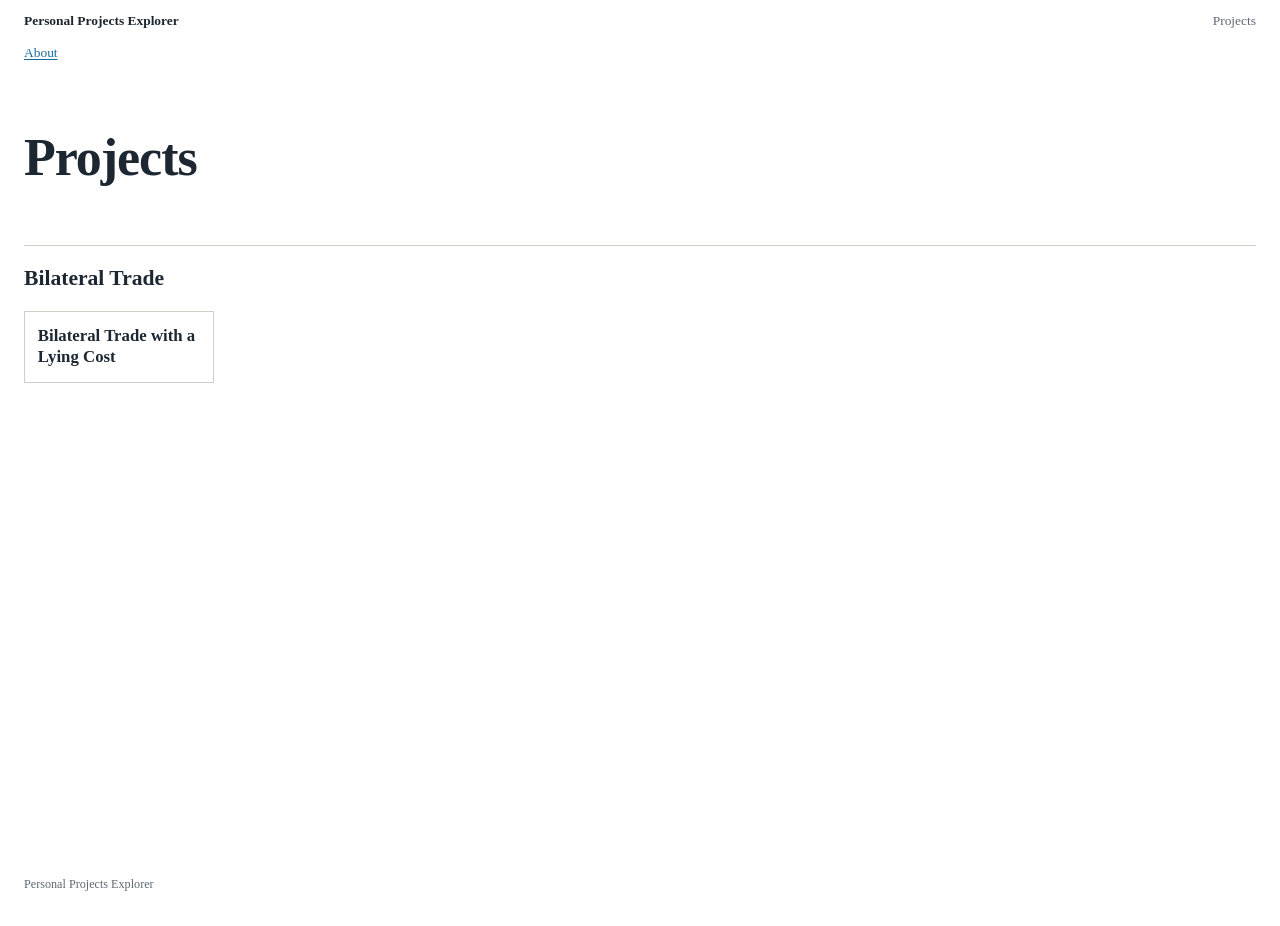
<file: index.html>
<!doctype html>
<html lang="en">
<head>
  <meta charset="utf-8">
  <meta name="viewport" content="width=device-width, initial-scale=1">
  <meta name="description" content="Personal Projects Explorer: interactive economics research.">
  <title>Projects | Personal Projects Explorer</title>
  <link rel="stylesheet" href="styles.css">
</head>
<body class="catalog-page">
  <a class="skip-link" href="#module-catalog">Skip to projects</a>
  <header class="site-header"><div class="page-width header-content">
    <div class="header-navigation"><a class="wordmark" href="index.html">Personal Projects Explorer</a><a class="header-link" href="about.html">About</a></div>
    <span>Projects</span>
  </div></header>
  <main id="module-catalog" class="page-width catalog-main">
    <header class="catalog-heading"><h1>Projects</h1></header>
    <section class="module-category" aria-labelledby="trade-title">
      <h2 id="trade-title">Bilateral Trade</h2>
      <ul class="module-row"><li><a class="module-tile module-link" href="bilateral-trade/lying-cost/index.html"><span class="module-title">Bilateral Trade with a Lying Cost</span></a></li></ul>
    </section>
  </main>
  <footer class="site-footer"><div class="page-width">Personal Projects Explorer</div></footer>
</body>
</html>
</file>
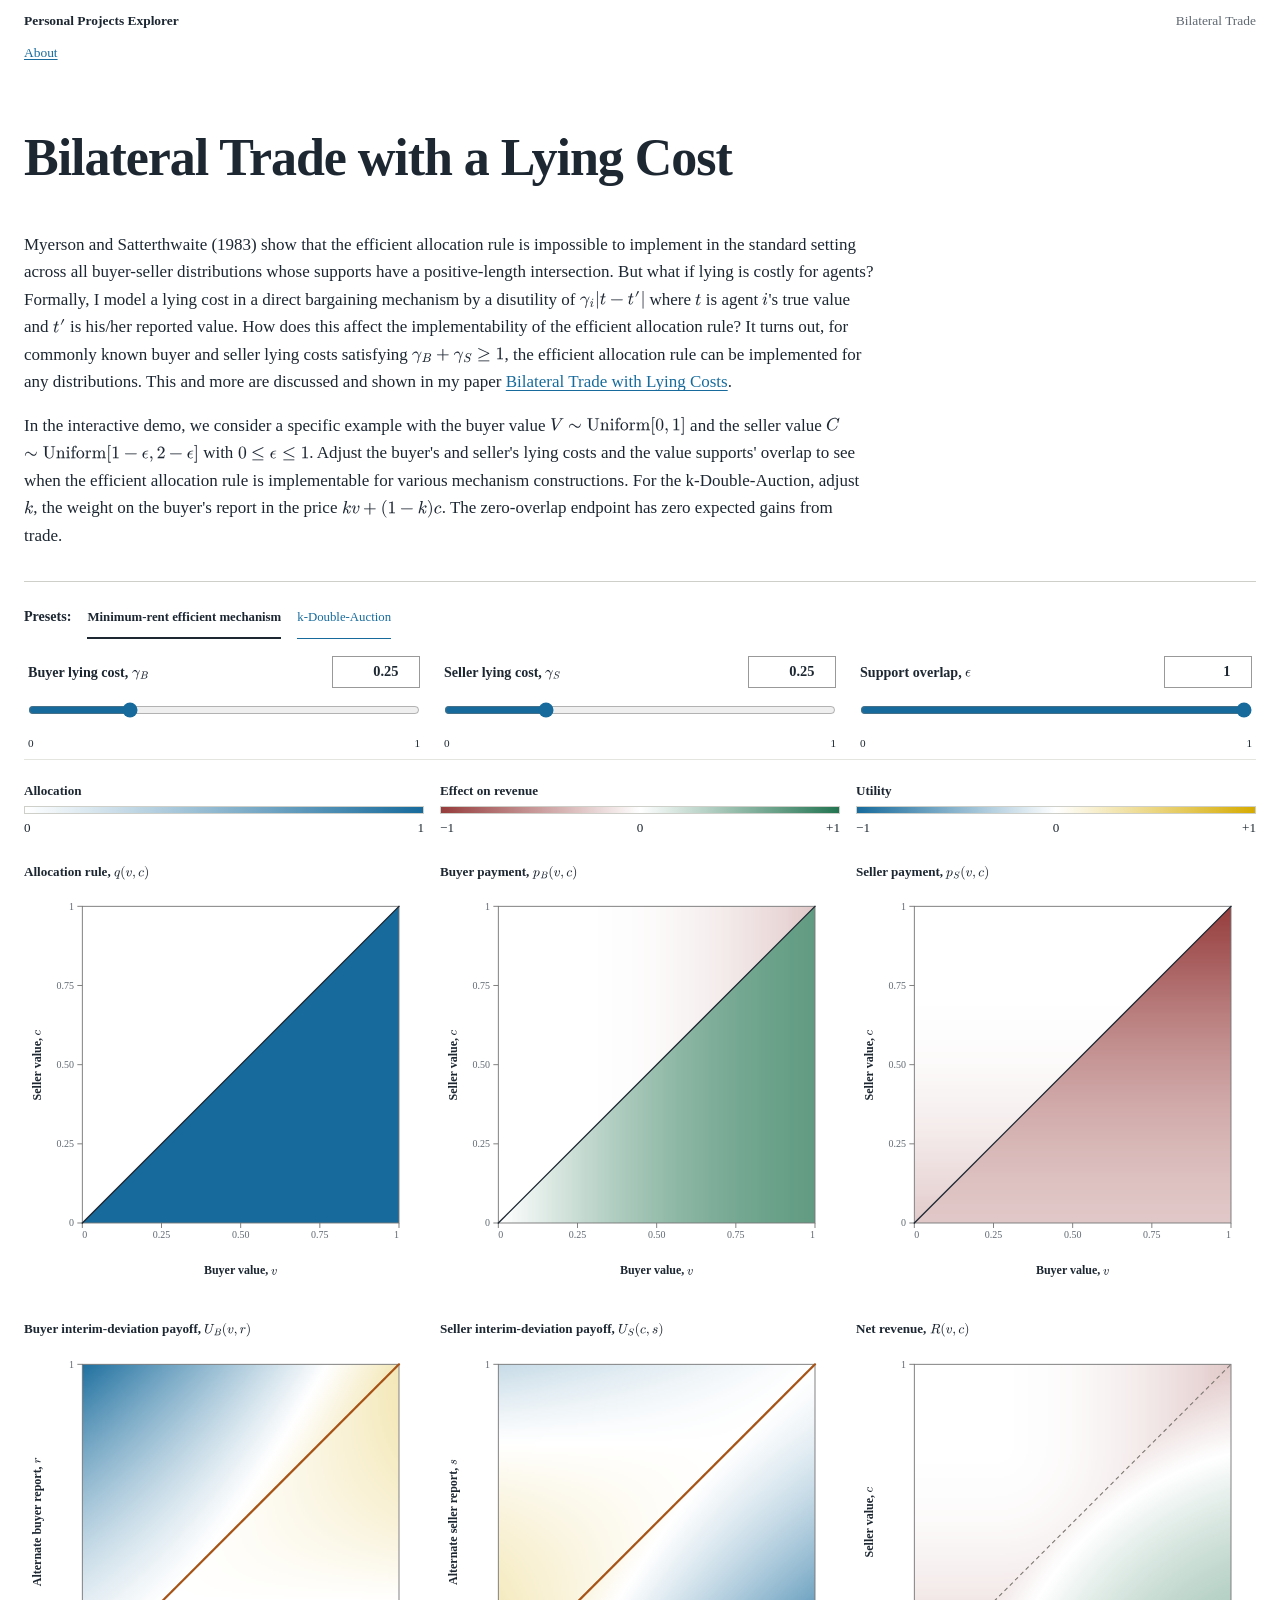
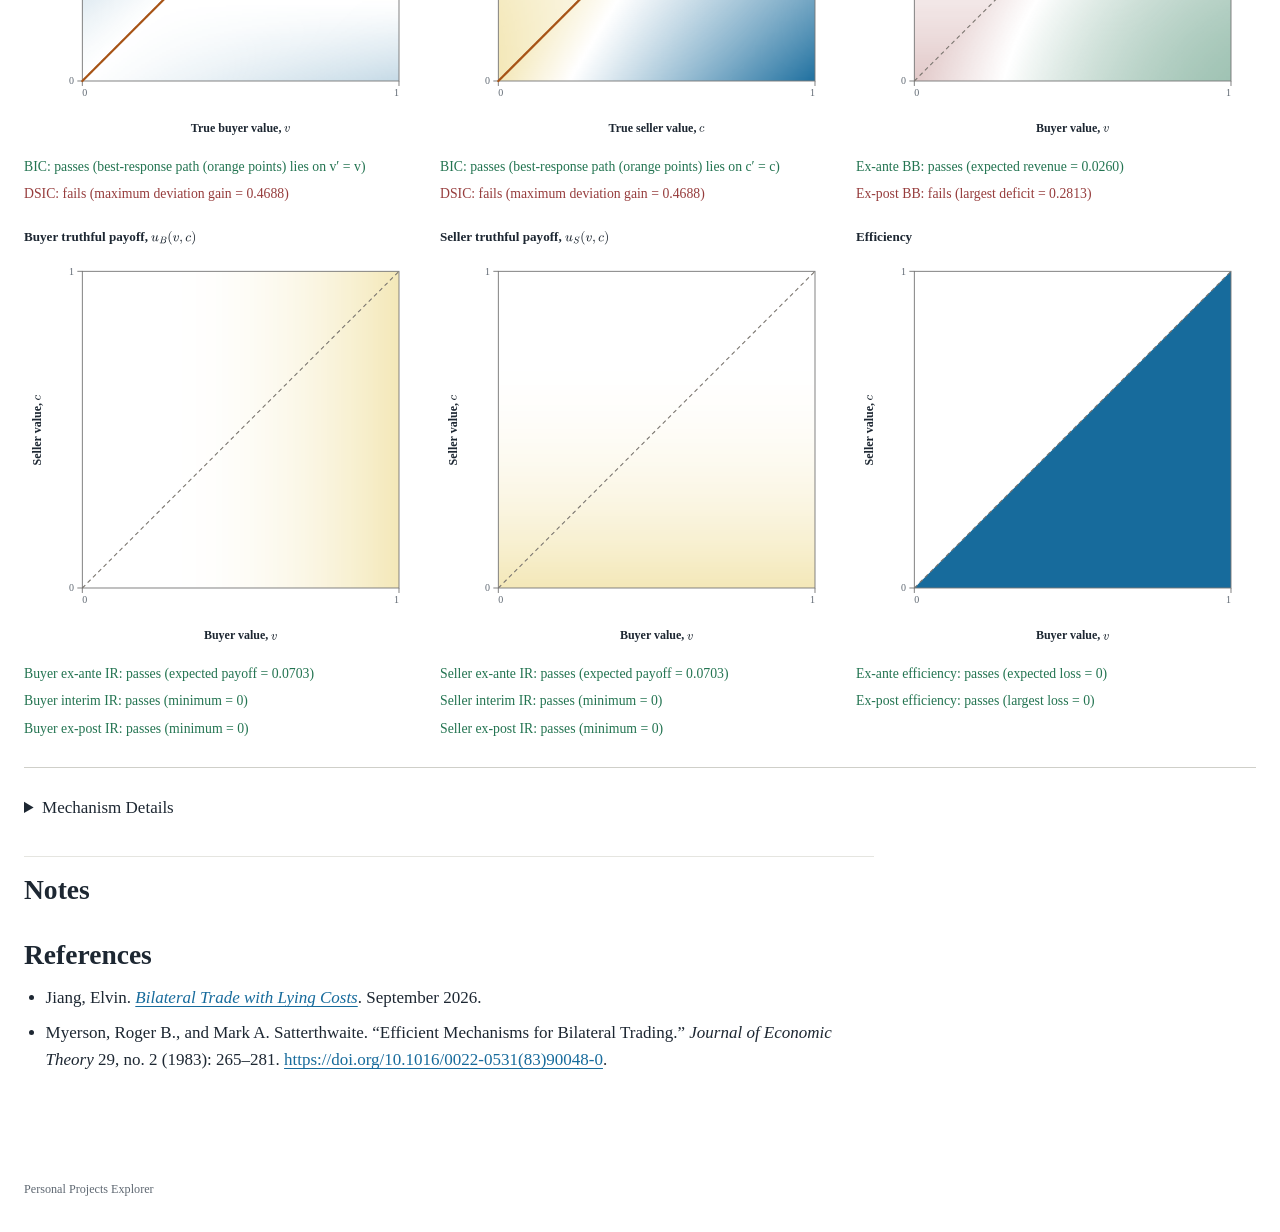
<file: bilateral-trade/lying-cost/index.html>
<!doctype html>
<html lang="en">
<head>
  <meta charset="utf-8"><meta name="viewport" content="width=device-width, initial-scale=1">
  <meta name="description" content="Bilateral Trade with a Lying Cost: asymmetric lying costs, support overlap, and the k-Double-Auction.">
  <title>Bilateral Trade with a Lying Cost | Personal Projects Explorer</title>
  <link rel="stylesheet" href="../../styles.css"><link rel="stylesheet" href="../../css/trade-demo.css"><link rel="stylesheet" href="module.css">
  <script defer src="../../js/components.js"></script>
  <script defer src="../../js/mathjax-config.js"></script>
  <script defer src="../../assets/mathjax/tex-svg.js"></script>
  <script defer src="../../js/mathjax-runtime.js"></script>
  <script defer src="../../js/math-utils.js"></script>
  <script defer src="../../js/svg-utils.js"></script>
  <script defer src="../../js/chart-viewport.js"></script>
  <script defer src="../../js/bilateral-trade-visuals.js"></script>
  <script defer src="../../js/trade-demo-style.js"></script>
  <script defer src="model.js"></script><script defer src="charts.js"></script><script defer src="app.js"></script>
</head>
<body>
  <a class="skip-link" href="#main-content">Skip to main content</a>
  <header class="site-header"><page-header home="../../index.html" category="Bilateral Trade"></page-header></header>
  <main id="main-content" class="page-width">
    <section class="introduction" aria-labelledby="page-title">
      <h1 id="page-title">Bilateral Trade with a Lying Cost</h1>
      <p>
        Myerson and Satterthwaite (1983) show that the efficient allocation rule
        is impossible to implement in the standard setting across all
        buyer-seller distributions whose supports have a positive-length intersection. But
        what if lying is costly for agents? Formally, I model a lying cost in
        a direct bargaining mechanism by a disutility of
        \(\gamma_i\lvert t-t'\rvert\) where \(t\) is agent \(i\)'s true value and
        \(t'\) is his/her reported value. How does this affect the
        implementability of the efficient allocation rule? It turns out, for
        commonly known buyer and seller lying costs satisfying \(\gamma_B+\gamma_S\geq 1\), the efficient
        allocation rule can be implemented for any distributions. This and
        more are discussed and shown in my paper
        <a href="../../assets/papers/Bilateral_Trade_with_Lying_Costs.pdf">Bilateral Trade with Lying Costs</a>.
      </p>
      <p>
        In the interactive demo, we consider a specific example with the buyer
        value \(V\sim\operatorname{Uniform}[0,1]\) and the seller value
        \(C\sim\operatorname{Uniform}[1-\epsilon,2-\epsilon]\) with
        \(0\leq\epsilon\leq 1\). Adjust the buyer's and seller's lying costs and the value
        supports' overlap to see when the efficient allocation rule is
        implementable for various mechanism constructions. For the k-Double-Auction,
        adjust \(k\), the weight on the buyer's report in the price \(kv+(1-k)c\).
        The zero-overlap endpoint has zero expected gains from trade.
      </p>
    </section>
    <section id="lying-cost-explorable" class="explorable explorable-divider" aria-label="Lying-cost mechanism preset">
      <aside class="sandbox-toolbar parameter-presets" aria-label="Mechanism presets">
        <div id="preset-buttons" class="preset-buttons" role="group" aria-labelledby="preset-buttons-label">
          <span id="preset-buttons-label" class="preset-buttons-label">Presets:</span>
        </div>
      </aside>
      <aside class="sticky-parameter-bar" aria-label="Mechanism parameters">
        <div class="sandbox-action-row">
          <div class="range-group sandbox-parameter-control">
            <div class="range-label-row">
              <label id="gammaB-label" for="gammaB-slider">Buyer lying cost, \(\gamma_B\)</label>
              <input id="gammaB-number" class="range-number-input" type="number" min="0" max="1" step="any" value="0.25" inputmode="decimal" aria-labelledby="gammaB-label" aria-describedby="input-error">
            </div>
            <input id="gammaB-slider" class="slider-220" type="range" min="0" max="1" step="0.01" value="0.25" aria-labelledby="gammaB-label">
            <div class="range-endpoints slider-220" aria-hidden="true"><span>0</span><span>1</span></div>
          </div>
          <div class="range-group sandbox-parameter-control">
            <div class="range-label-row">
              <label id="gammaS-label" for="gammaS-slider">Seller lying cost, \(\gamma_S\)</label>
              <input id="gammaS-number" class="range-number-input" type="number" min="0" max="1" step="any" value="0.25" inputmode="decimal" aria-labelledby="gammaS-label" aria-describedby="input-error">
            </div>
            <input id="gammaS-slider" class="slider-220" type="range" min="0" max="1" step="0.01" value="0.25" aria-labelledby="gammaS-label">
            <div class="range-endpoints slider-220" aria-hidden="true"><span>0</span><span>1</span></div>
          </div>
          <div class="range-group sandbox-parameter-control">
            <div class="range-label-row">
              <label id="epsilon-label" for="epsilon-slider">Support overlap, \(\epsilon\)</label>
              <input id="epsilon-number" class="range-number-input" type="number" min="0" max="1" step="any" value="1" inputmode="decimal" aria-labelledby="epsilon-label" aria-describedby="input-error">
            </div>
            <input id="epsilon-slider" class="slider-220" type="range" min="0" max="1" step="0.01" value="1" aria-labelledby="epsilon-label">
            <div class="range-endpoints slider-220" aria-hidden="true"><span>0</span><span>1</span></div>
          </div>
          <div class="range-group sandbox-parameter-control" id="k-control" hidden>
            <div class="range-label-row">
              <label id="k-label" for="k-slider">Buyer-report weight, \(k\)</label>
              <input id="k-number" class="range-number-input" type="number" min="0" max="1" step="any" value="0.5" inputmode="decimal" aria-labelledby="k-label" aria-describedby="input-error">
            </div>
            <input id="k-slider" class="slider-220" type="range" min="0" max="1" step="0.01" value="0.5" aria-labelledby="k-label">
            <div class="range-endpoints slider-220" aria-hidden="true"><span>0</span><span>1</span></div>
          </div>
        </div>
        <p id="input-error" class="control-status" role="alert"></p>
      </aside>
      <div class="color-legends" role="group" aria-label="Plot color scales">
        <div class="color-legend"><span class="color-legend-title">Allocation</span><span class="color-scale-bar allocation-gradient"></span><div class="color-scale-ticks"><span>0</span><span>1</span></div></div>
        <div class="color-legend"><span class="color-legend-title">Effect on revenue</span><span class="color-scale-bar payment-gradient"></span><div class="color-scale-ticks"><span>−1</span><span>0</span><span>+1</span></div></div>
        <div class="color-legend"><span class="color-legend-title">Utility</span><span class="color-scale-bar utility-gradient"></span><div class="color-scale-ticks"><span>−1</span><span>0</span><span>+1</span></div></div>
      </div>
      <div id="surfaces" class="surface-editor-grid" aria-label="Allocation and payment rules"></div>
      <div id="diagnostics" class="diagnostic-panel-grid sandbox-diagnostic-grid" aria-label="Mechanism diagnostics"></div>
      <p id="probe-help" class="sr-only">Move the pointer over a plot or focus it and use arrow keys to inspect values. Shift and arrow keys move in larger steps. Home and End select the horizontal endpoints. Escape hides the probe. Plots are read-only.</p>
      <p id="live-status" class="sr-only" role="status" aria-live="polite"></p>
      <p id="probe-announcement" class="sr-only" aria-live="polite"></p>
    </section>
    <details class="derivation mechanism-details" aria-labelledby="mechanism-details-title">
      <summary id="mechanism-details-title">Mechanism Details</summary>
      <div
        class="mechanism-details-table-region"
        role="region"
        aria-labelledby="mechanism-details-title"
        tabindex="0"
      >
        <table class="mechanism-details-table">
          <thead>
            <tr>
              <th scope="col">Mechanism</th>
              <th scope="col">Allocation rule</th>
              <th scope="col">Buyer's payment rule</th>
              <th scope="col">Seller's payment rule</th>
            </tr>
          </thead>
          <tbody>
            <tr>
              <th scope="row">Minimum-rent efficient mechanism</th>
              <td>\(\mathbb{1}(v\geq c)\)</td>
              <td>\(v q(v,c)-\frac{1}{2}\max\{v-1+\epsilon-\gamma_B,0\}^{2}\)</td>
              <td>\(c q(v,c)+\frac{1}{2}\max\{1-c-\gamma_S,0\}^{2}\)</td>
            </tr>
            <tr>
              <th scope="row">k-Double-Auction</th>
              <td>\(\mathbb{1}(v\geq c)\)</td>
              <td>\([kv+(1-k)c]q(v,c)\)</td>
              <td>\([kv+(1-k)c]q(v,c)\)</td>
            </tr>
          </tbody>
        </table>
      </div>
    </details>
    <section class="notes" aria-labelledby="notes-title">
      <h2 id="notes-title">Notes</h2>
      <!-- Notes reserved for the author. -->
    </section>
    <section class="references" aria-labelledby="references-title">
      <h2 id="references-title">References</h2>
      <ul class="reference-list">
        <li>
          Jiang, Elvin. <cite><a href="../../assets/papers/Bilateral_Trade_with_Lying_Costs.pdf">Bilateral Trade with Lying Costs</a></cite>.
          September 2026.
        </li>
        <li>
          Myerson, Roger B., and Mark A. Satterthwaite. “Efficient Mechanisms
          for Bilateral Trading.” <em>Journal of Economic Theory</em> 29, no. 2
          (1983): 265–281.
          <a href="https://doi.org/10.1016/0022-0531(83)90048-0">https://doi.org/10.1016/0022-0531(83)90048-0</a>.
        </li>
      </ul>
    </section>
    <noscript><p>Enable JavaScript to use the interactive module.</p></noscript>
  </main>
  <footer class="site-footer"><page-footer></page-footer></footer>
</body>
</html>
</file>
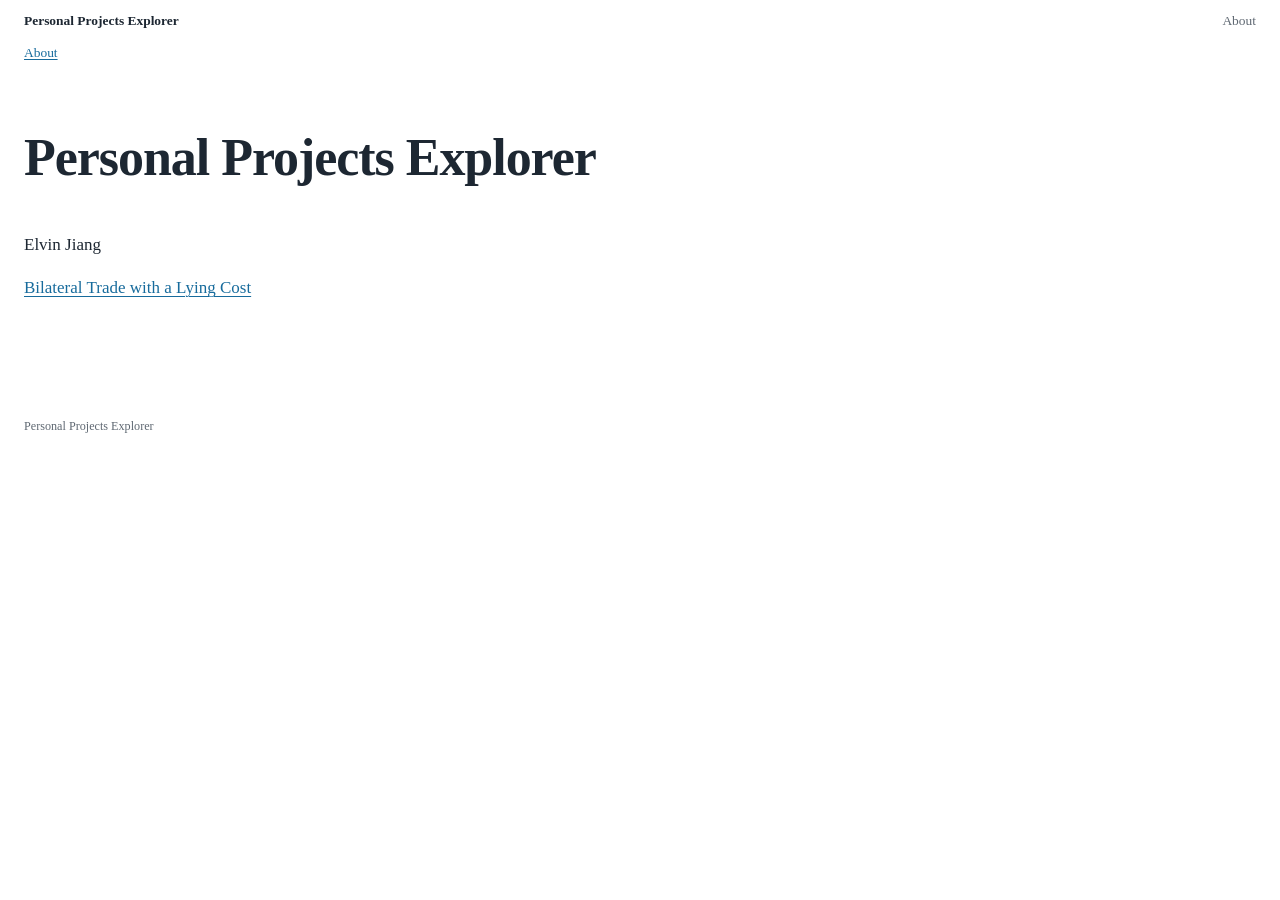
<file: about.html>
<!doctype html>
<html lang="en">
<head>
  <meta charset="utf-8"><meta name="viewport" content="width=device-width, initial-scale=1">
  <title>About | Personal Projects Explorer</title><link rel="stylesheet" href="styles.css">
</head>
<body>
  <a class="skip-link" href="#main-content">Skip to main content</a>
  <header class="site-header"><div class="page-width header-content"><div class="header-navigation"><a class="wordmark" href="index.html">Personal Projects Explorer</a><a class="header-link" href="about.html" aria-current="page">About</a></div><span>About</span></div></header>
  <main id="main-content" class="page-width"><section class="introduction"><h1>Personal Projects Explorer</h1><p>Elvin Jiang</p><p><a href="bilateral-trade/lying-cost/index.html">Bilateral Trade with a Lying Cost</a></p><!-- Author's project introduction belongs here; see docs/website.md. --></section></main>
  <footer class="site-footer"><div class="page-width">Personal Projects Explorer</div></footer>
</body>
</html>
</file>
<file: styles.css>
/* Shared order follows Mechanism Design Explorer. */
@import url("css/theme.css");
@import url("css/base.css");
@import url("css/controls.css");
@import url("css/lesson.css");
@import url("css/trade-charts.css");
@import url("css/responsive.css");
@import url("css/sandbox.css");
</file>
<file: css/trade-demo.css>
.color-legends {
  display: grid;
  grid-template-columns: repeat(3, minmax(0, 1fr));
  gap: 1rem;
  margin: 0 0 1.4rem;
  font-size: 0.82rem;
}

.color-legend { min-width: 0; }
.color-legend-title { display: block; margin-bottom: 0.3rem; font-weight: 700; }
.color-scale-bar { display: block; height: 8px; border: 1px solid var(--line); }
.color-scale-ticks { display: flex; justify-content: space-between; gap: 0.4rem; margin-top: 0.2rem; }
.utility-gradient { background: linear-gradient(to right, rgb(var(--heatmap-blue-rgb)), transparent 50%, rgb(var(--heatmap-yellow-rgb))); }
.payment-gradient { background: linear-gradient(to right, rgb(var(--heatmap-red-rgb)), transparent 50%, rgb(var(--heatmap-green-rgb))); }
.allocation-gradient { background: linear-gradient(to right, transparent, rgb(var(--heatmap-blue-rgb))); }

@media (max-width: 680px) {
  .color-legends { grid-template-columns: minmax(0, 1fr); }
}
</file>
<file: bilateral-trade/lying-cost/module.css>
/* Geometry and primitives from the reference sandbox's 480 by 520 plots. */
.chart-viewport { display: flow-root; width: 100%; min-width: 0; padding-block: 14px; overflow: hidden; }
.chart-viewport:focus-within { outline: 3px solid var(--focus); outline-offset: 3px; }
.chart-viewport svg:focus-visible { outline: none; }
.math-chart-figure > figcaption { min-height: 1.25rem; }
.math-chart-frame { position: relative; }
.math-chart-frame > svg { position: relative; z-index: 1; display: block; width: 100%; height: auto; }
.math-chart-axis-label { position: absolute; margin: 0; color: var(--ink); font-family: var(--text-font); font-size: clamp(9px, 1.82vw, 12px); font-weight: 700; line-height: 1; white-space: nowrap; pointer-events: none; }
.math-chart-x-axis-label { right: 0; bottom: 3%; left: 0; text-align: center; }
.math-chart-y-axis-label { transform: translate(-50%, -50%) rotate(-90deg); transform-origin: center; }
.chart-480x520-x-axis-label { bottom: 7%; left: 8.333%; }
.chart-480x520-y-axis-label { top: 44.231%; left: 3.333%; }
.math-chart-axis-label mjx-container { margin: 0; }
.axis-line { stroke: var(--axis); stroke-width: 1.1; }
.axis-text { fill: var(--muted); font-family: var(--text-font); font-size: 12px; font-variant-numeric: tabular-nums; }
.sr-only { position: absolute !important; width: 1px !important; height: 1px !important; padding: 0 !important; margin: -1px !important; overflow: hidden !important; clip: rect(0,0,0,0) !important; white-space: nowrap !important; border: 0 !important; }

/* Keep the auction-only control hidden even inside the shared grid layout. */
#k-control[hidden] { display: none; }
@media (max-width: 1050px) {
  .sticky-parameter-bar .sandbox-action-row {
    grid-template-columns: repeat(2, minmax(0, 1fr));
    gap: 0.25rem 1rem;
  }
  .sticky-parameter-bar .sandbox-parameter-control {
    display: grid;
    grid-template-columns: minmax(0, 1fr) minmax(60px, 0.8fr) 3.5rem;
    align-items: center;
    gap: 0.5rem;
  }
  .sticky-parameter-bar .range-label-row { display: contents; }
  .sticky-parameter-bar .range-label-row label {
    grid-column: 1; grid-row: 1; font-size: 0.76rem; line-height: 1.2;
  }
  .sticky-parameter-bar .range-number-input {
    grid-column: 3; grid-row: 1; width: 100%; padding-block: 0.2rem;
  }
  .sticky-parameter-bar input[type="range"] {
    grid-column: 2; grid-row: 1; min-width: 0; margin: 0; height: 32px;
  }
  .sticky-parameter-bar .range-endpoints { display: none; }
}
@media (max-width: 680px) {
  .sticky-parameter-bar .sandbox-action-row { grid-template-columns: minmax(0, 1fr); }
}
</file>
